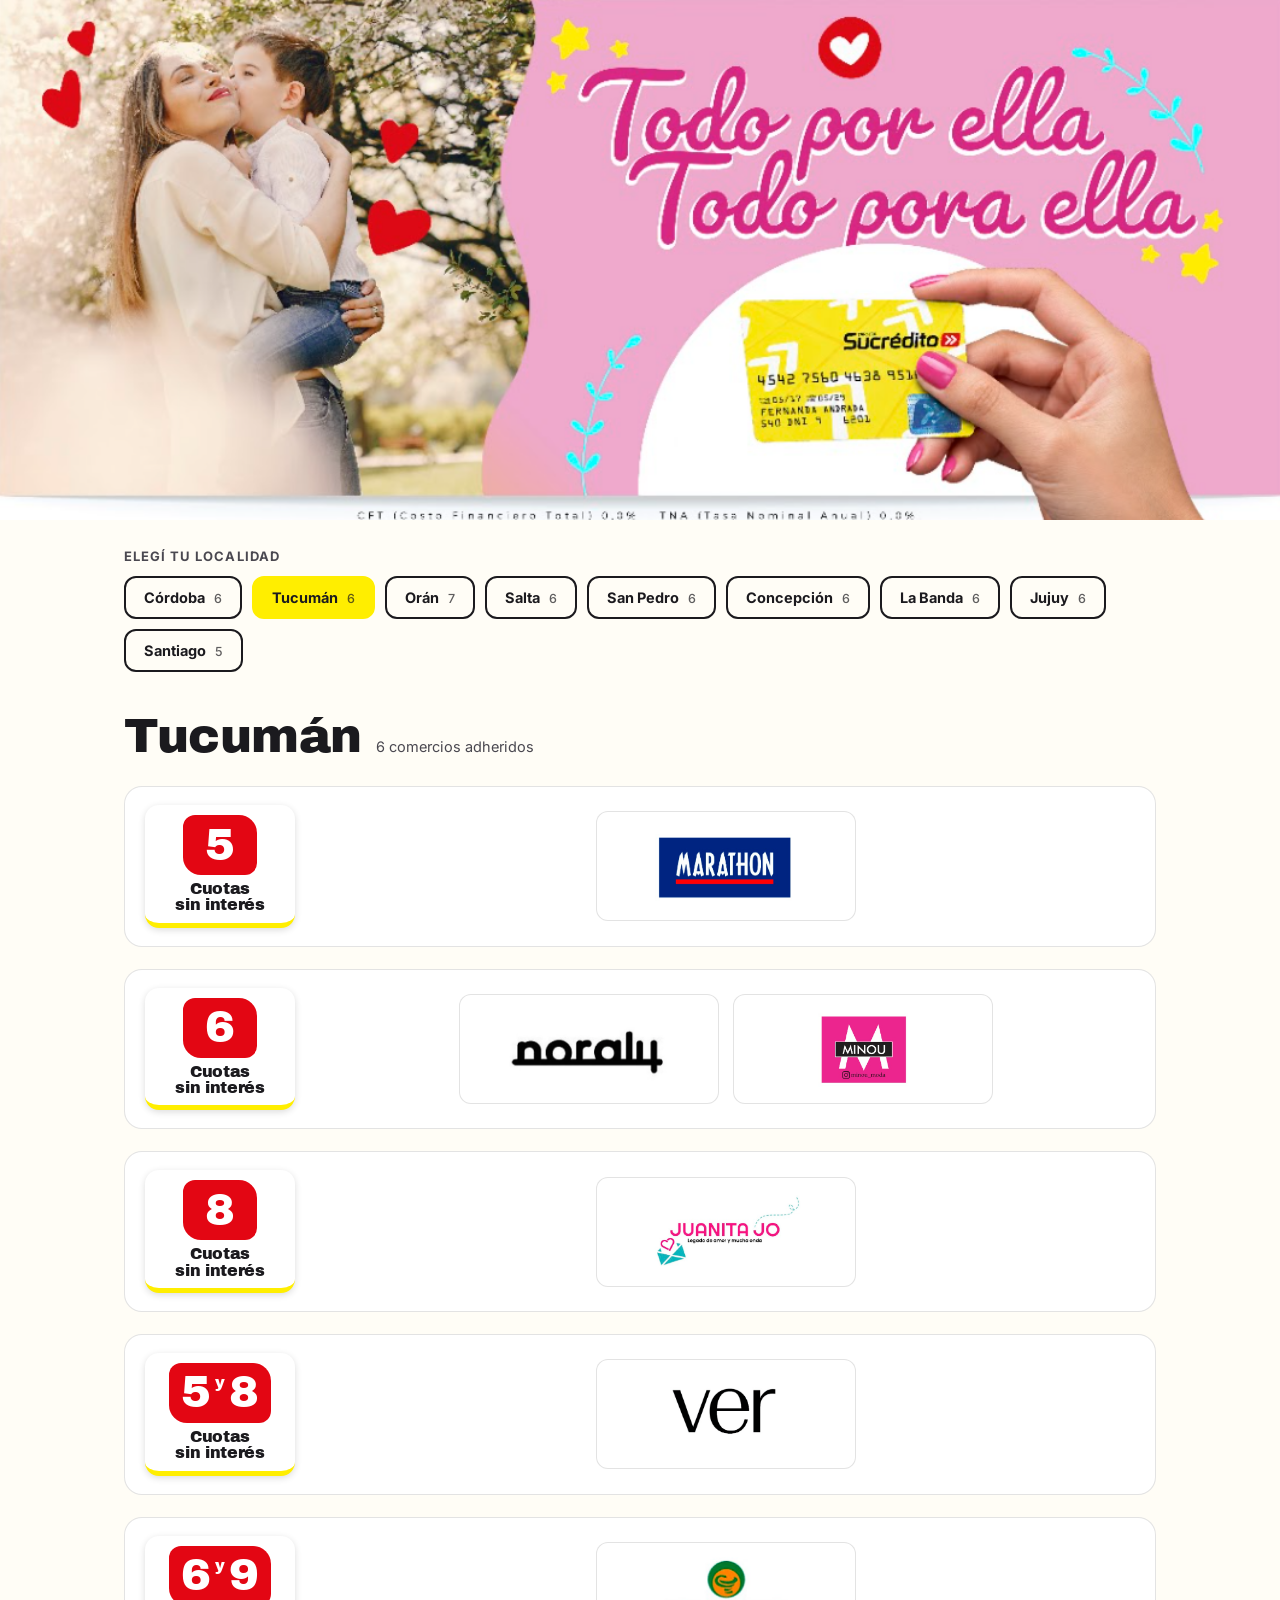
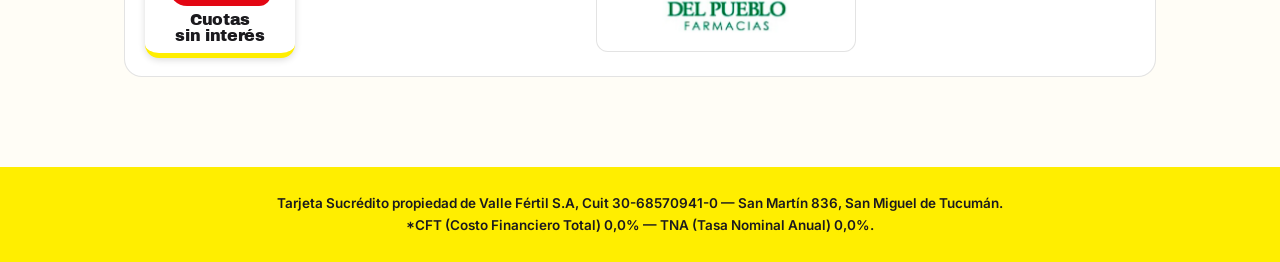
<file: Comercios.html>
<!DOCTYPE html>
<html lang="es">
<head>
<meta charset="UTF-8">
<meta name="viewport" content="width=device-width, initial-scale=1.0">
<title>Sucrédito · Todo por ella</title>
<link rel="preconnect" href="https://fonts.googleapis.com">
<link href="https://fonts.googleapis.com/css2?family=Archivo+Black&family=Inter:wght@400;500;600;700;800&display=swap" rel="stylesheet">
<style>
  :root{--yellow:#FFEE00;--red:#E30613;--ink:#1B1A1E;--ink-soft:#4A4850;--paper:#FFFDF6;--line:rgba(27,26,30,0.12);}
  *{box-sizing:border-box;}
  html,body{margin:0;padding:0;}
  body{font-family:'Inter',sans-serif;background:var(--paper);color:var(--ink);-webkit-font-smoothing:antialiased;}
  h2{font-family:'Archivo Black','Inter',sans-serif;font-weight:400;letter-spacing:-0.01em;}

  .hero-banner{display:block;width:100%;height:auto;max-height:520px;object-fit:cover;object-position:center top;}

  .controls{max-width:1080px;margin:0 auto;padding:28px 24px 6px;}
  .label{font-size:13px;text-transform:uppercase;letter-spacing:.08em;color:var(--ink-soft);font-weight:700;margin-bottom:12px;}
  .tabs{display:flex;flex-wrap:wrap;gap:10px;}
  .tab{appearance:none;border:2px solid var(--ink);background:var(--paper);color:var(--ink);padding:11px 18px;border-radius:12px;
    font-family:'Inter',sans-serif;font-weight:700;font-size:14.5px;cursor:pointer;transition:transform .12s ease,background .12s ease;}
  .tab:hover{transform:translateY(-2px);}
  .tab.active{background:var(--yellow);border-color:var(--yellow);}
  .tab .count{font-weight:500;opacity:.7;font-size:12.5px;margin-left:6px;}

  main{max-width:1080px;margin:0 auto;padding:22px 24px 90px;}
  .heading{display:flex;align-items:baseline;flex-wrap:wrap;gap:14px;margin:10px 0 4px;}
  .heading h2{font-size:clamp(2rem,4vw,3rem);margin:0;}
  .heading .sub{color:var(--ink-soft);font-size:14.5px;}

  .groups{display:flex;flex-direction:column;gap:22px;margin-top:24px;}
  .group{display:flex;align-items:center;gap:22px;padding:18px 20px;background:#fff;border:1px solid var(--line);border-radius:18px;}
  .logos{flex:1;display:flex;flex-wrap:wrap;gap:14px;align-items:center;justify-content:center;min-width:0;}
  .logo{flex:1 1 170px;max-width:260px;height:110px;display:flex;align-items:center;justify-content:center;
    border:1px solid var(--line);border-radius:12px;padding:10px 14px;background:#fff;}
  .logo img{max-width:100%;max-height:90px;object-fit:contain;display:block;}
  .logo .fallback{font-family:'Archivo Black',sans-serif;font-size:18px;text-align:center;line-height:1.1;}

  .plate{flex:0 0 150px;width:150px;background:#fff;border-radius:14px;padding:10px 6px 9px;text-align:center;
    box-shadow:0 2px 7px rgba(0,0,0,.14);border-bottom:5px solid var(--yellow);}
  .plate .num{display:inline-flex;align-items:center;justify-content:center;gap:2px;background:var(--red);color:#fff;
    font-family:'Archivo Black',sans-serif;font-size:2.8rem;line-height:1;height:60px;min-width:74px;padding:0 12px;border-radius:12px 18px 12px 18px;}
  .plate .num small{font-size:1rem;margin:0 2px;position:relative;top:-.6rem;}
  .plate .txt{font-family:'Archivo Black',sans-serif;font-size:16px;line-height:1.02;margin-top:6px;letter-spacing:-0.02em;}

  @media (max-width:700px){
    .group{flex-direction:column;gap:14px;padding:14px;}
    .plate{flex-basis:auto;width:160px;}
    .logo{flex-basis:140px;height:96px;}
  }
  footer{background:var(--yellow);color:var(--ink);padding:26px 24px;font-size:13.5px;line-height:1.6;text-align:center;font-weight:600;}
</style>
</head>
<body>

<header>
  <img src="hero_banner.jpg" alt="Todo por ella, todo pora ella · Tarjeta Sucrédito" class="hero-banner">
  <div class="controls">
    <div class="label">Elegí tu localidad</div>
    <div class="tabs" id="tabs"></div>
  </div>
</header>

<main>
  <div class="heading">
    <h2 id="title">—</h2>
    <span class="sub" id="sub"></span>
  </div>
  <div class="groups" id="groups"></div>
</main>

<footer>
  Tarjeta Sucrédito propiedad de Valle Fértil S.A, Cuit 30-68570941-0 — San Martín 836, San Miguel de Tucumán.<br>
  *CFT (Costo Financiero Total) 0,0% — TNA (Tasa Nominal Anual) 0,0%.
</footer>

<script>
/* Cada comercio: [archivo del logo, nombre (se usa si falta la imagen)] */
const L = {
  nico:["nico.png","Nico"], rossetti:["rossetti.png","Rossetti"], on_city:["on_city.png","On City"], naldo:["naldo.png","Naldo"],
  tecno_compro:["tecno_compro.png","Tecno Compro"], riiing:["riiing.png","Riiing"],
  marathon:["marathon.png","Marathon"], noraly:["noraly.png","Noraly"], minou:["minou.png","Minou"],
  juanita_jo:["juanita_jo.png","Juanita Jo"], ver:["ver.png","Ver"], del_pueblo:["del_pueblo.png","Del Pueblo Farmacias"],
  avenida:["avenida.png","Avenida"], mauri_deportes:["mauri_deportes.png","Mauri Deportes"], narcisa:["narcisa.png","Narcisa"],
  ibanez:["ibañez.png","Ibañez"], pampero:["pampero.png","Pampero"], elegant:["elegant.png","Elegant"], urbano:["unrbano.png","Urbano"],
  balbi:["balbi.png","Balbi"], la_marroquineria:["la_marroquineria.png","La Marroquinería"], divinas:["divinas.png","Divinas"],
  tendencia:["tendencia.png","Tendencia"], valentino:["valentino.png","Valentino"],
  luciri:["luciri.png","Luciri"], tabu:["tabu.png","Tabú"], reina_mora:["reina_mora.png","Reina Mora"], gravedad_zero:["gravedad_zero.png","Gravedad Zero"],
  yandi_deportes:["yandi_deportes.png","Yandi Deportes"], stile_kapirosa:["stile_kapirosa.png","Stile Kapirosa"],
  ambar:["ambar.png","Ámbar"], euforia:["euforia.png","Euforia"], que_bonito:["que_bonito.png","Qué Bonito"], zenihe:["zenihe.png","Zenihe"],
  terravisione:["terravisione.png","Terravisione"],
  optica_nanni:["optica_nanni.png","Óptica Nanni"], piruchas:["piruchas.png","Piruchas"], lucho:["lucho.png","Lucho"],
  sc_deportes:["sc_deportes.png","SC Deportes"], horizonte:["horizonte.png","Horizonte"], lyh_deportes:["lyh_deportes.png","LyH Deportes"],
  silvana_joyas:["silvana_joyas.png","Silvana Joyas"], optica_santa_lucia:["optica_santa_lucia.png","Óptica Santa Lucía"],
  bonafide:["bonafide.png","Bonafide"], kiss_gift_shop:["kiss_gift_shop.png","Kiss Gift Shop"],
  laura_valentinuz_joyas:["laura_valentinuz_joyas.png","Laura Valentinuz Joyas"],
  joyeria_hama:["joyeria_hama.png","Joyería Hama"], deolinda:["deolinda.png","Deolinda"], venivestite:["venivestite.png","Venivestite"],
  milenium:["milenium.png","Milenium"], monticelli:["monticelli.png","Monticelli"]
};

/* Localidades → grupos [cuotas, [comercios]] */
const DATA = {
  COR:  {name:"Córdoba", groups:[["3 y 6",["nico","rossetti"]],["6 y 9",["on_city","naldo"]],["6",["tecno_compro","riiing"]]]},
  TUC:  {name:"Tucumán", groups:[["5",["marathon"]],["6",["noraly","minou"]],["8",["juanita_jo"]],["5 y 8",["ver"]],["6 y 9",["del_pueblo"]]]},
  ORAN: {name:"Orán", groups:[["3",["avenida","mauri_deportes","narcisa"]],["5",["ibanez","pampero","elegant","urbano"]]]},
  SAL:  {name:"Salta", groups:[["5",["marathon","balbi","la_marroquineria","divinas"]],["6",["tendencia","valentino"]]]},
  SANP: {name:"San Pedro", groups:[["3",["luciri","tabu","reina_mora","gravedad_zero"]],["5",["yandi_deportes"]],["3 y 6",["stile_kapirosa"]]]},
  CONC: {name:"Concepción", groups:[["5",["marathon","ambar","euforia"]],["6",["que_bonito","zenihe"]],["5 y 7",["terravisione"]]]},
  BANDA:{name:"La Banda", groups:[["3",["optica_nanni","piruchas"]],["6",["lucho","sc_deportes","horizonte","lyh_deportes"]]]},
  JUJ:  {name:"Jujuy", groups:[["3",["silvana_joyas","optica_santa_lucia","bonafide","balbi"]],["6",["kiss_gift_shop"]],["3 y 6",["laura_valentinuz_joyas"]]]},
  SGO:  {name:"Santiago", groups:[["12",["joyeria_hama"]],["9",["deolinda"]],["6",["venivestite","milenium","monticelli"]]]}
};

const $ = id => document.getElementById(id);
const count = loc => loc.groups.reduce((n,g) => n + g[1].length, 0);

function plateHtml(c){
  const num = c.split(" y ").join("<small>y</small>");
  return `<div class="plate"><div class="num">${num}</div><div class="txt">Cuotas<br>sin interés</div></div>`;
}
function logoHtml(k){
  const [file,name] = L[k];
  return `<span class="logo"><img src="${file}" alt="${name}" data-name="${name}" onerror="logoFail(this)"></span>`;
}
function logoFail(img){
  const d = document.createElement('div');
  d.className = 'fallback'; d.textContent = img.dataset.name;
  img.replaceWith(d);
}

function render(key){
  const loc = DATA[key], n = count(loc);
  $('title').textContent = loc.name;
  $('sub').textContent = n + (n === 1 ? " comercio adherido" : " comercios adheridos");
  $('groups').innerHTML = loc.groups.map(g =>
    `<div class="group">${plateHtml(g[0])}<div class="logos">${g[1].map(logoHtml).join('')}</div></div>`).join('');
  document.querySelectorAll('.tab').forEach(b => b.classList.toggle('active', b.dataset.key === key));
  history.replaceState(null,'','#'+key.toLowerCase());
}

Object.keys(DATA).forEach(key => {
  const b = document.createElement('button');
  b.className = 'tab'; b.dataset.key = key;
  b.innerHTML = DATA[key].name + ` <span class="count">${count(DATA[key])}</span>`;
  b.onclick = () => render(key);
  $('tabs').appendChild(b);
});
const h = location.hash.replace('#','').toUpperCase();
render(DATA[h] ? h : 'TUC');
</script>

<!-- Cloudflare Web Analytics -->
<script type='module' src='https://static.cloudflareinsights.com/beacon.min.js' data-cf-beacon='{"token": "e4bff5fb0b1c42b996c14cf19bf481b9"}'></script>
<!-- End Cloudflare Web Analytics -->
</body>
</html>
</file>
